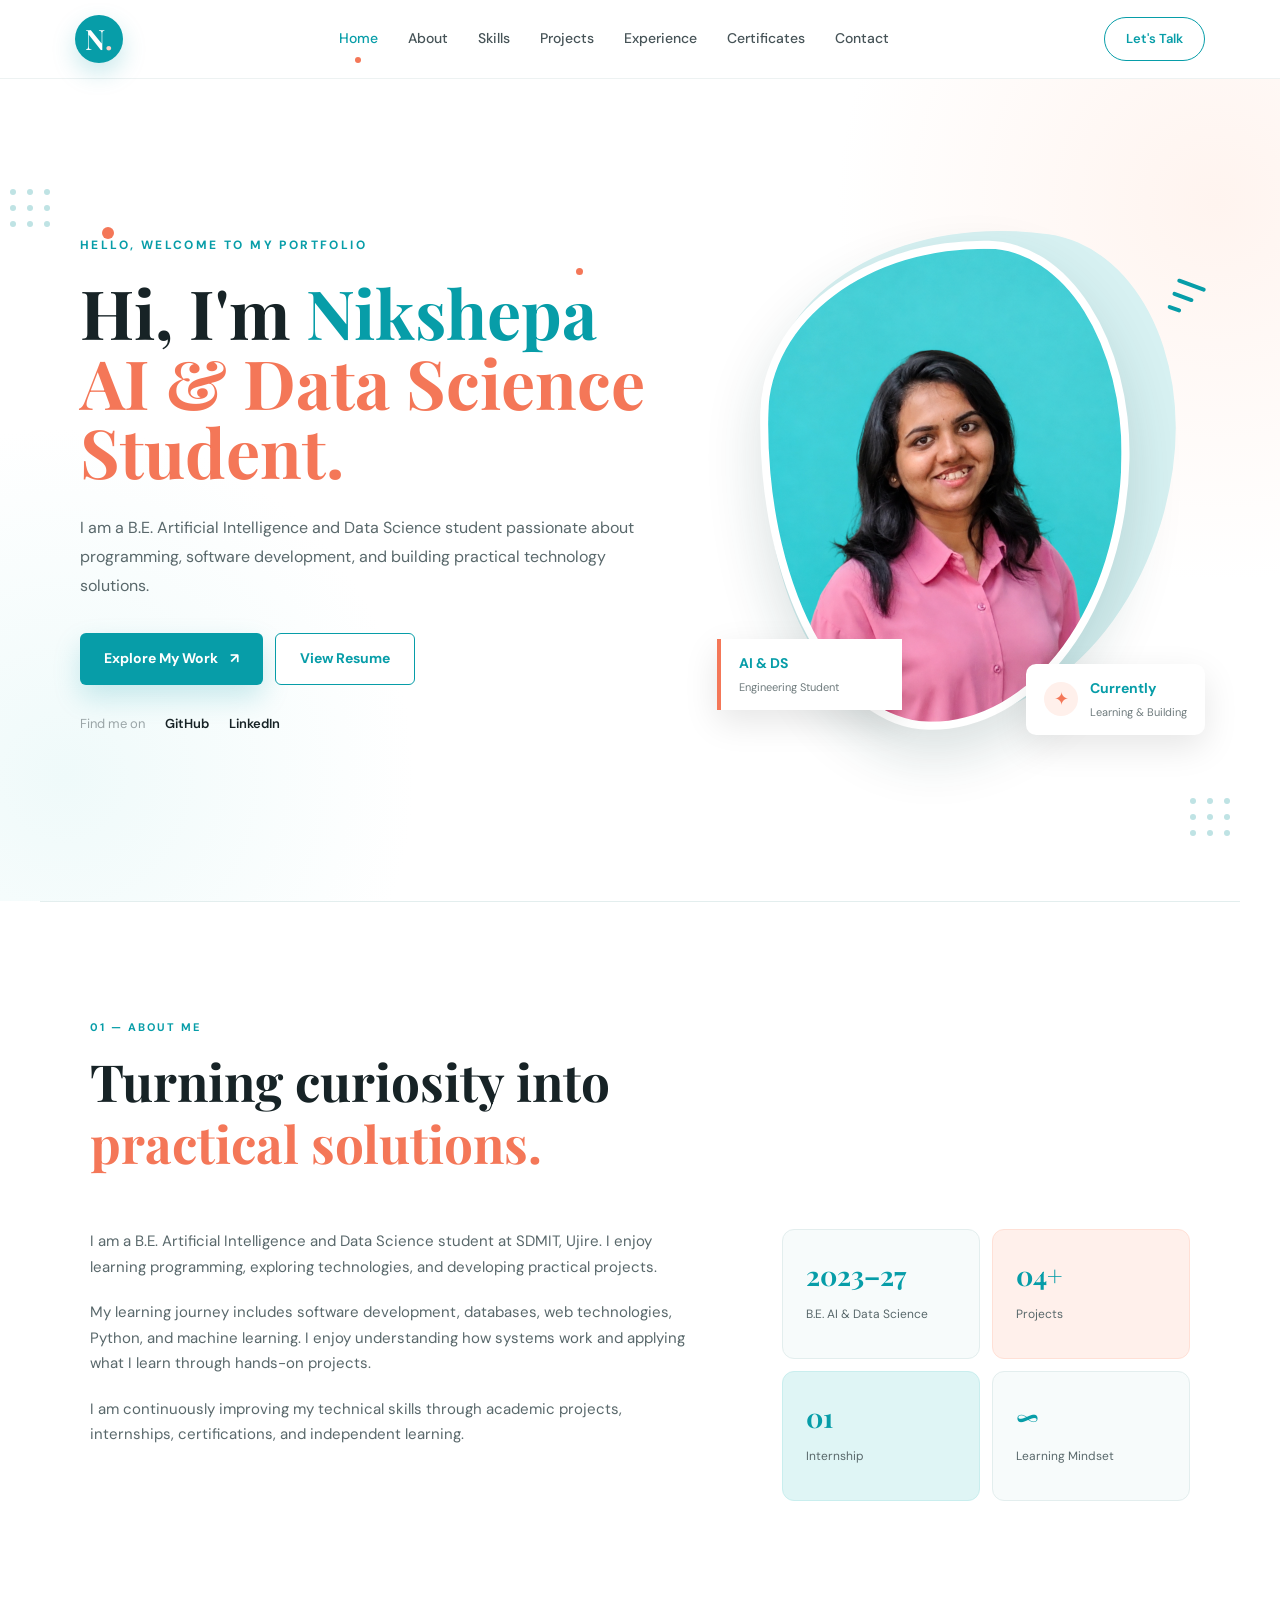
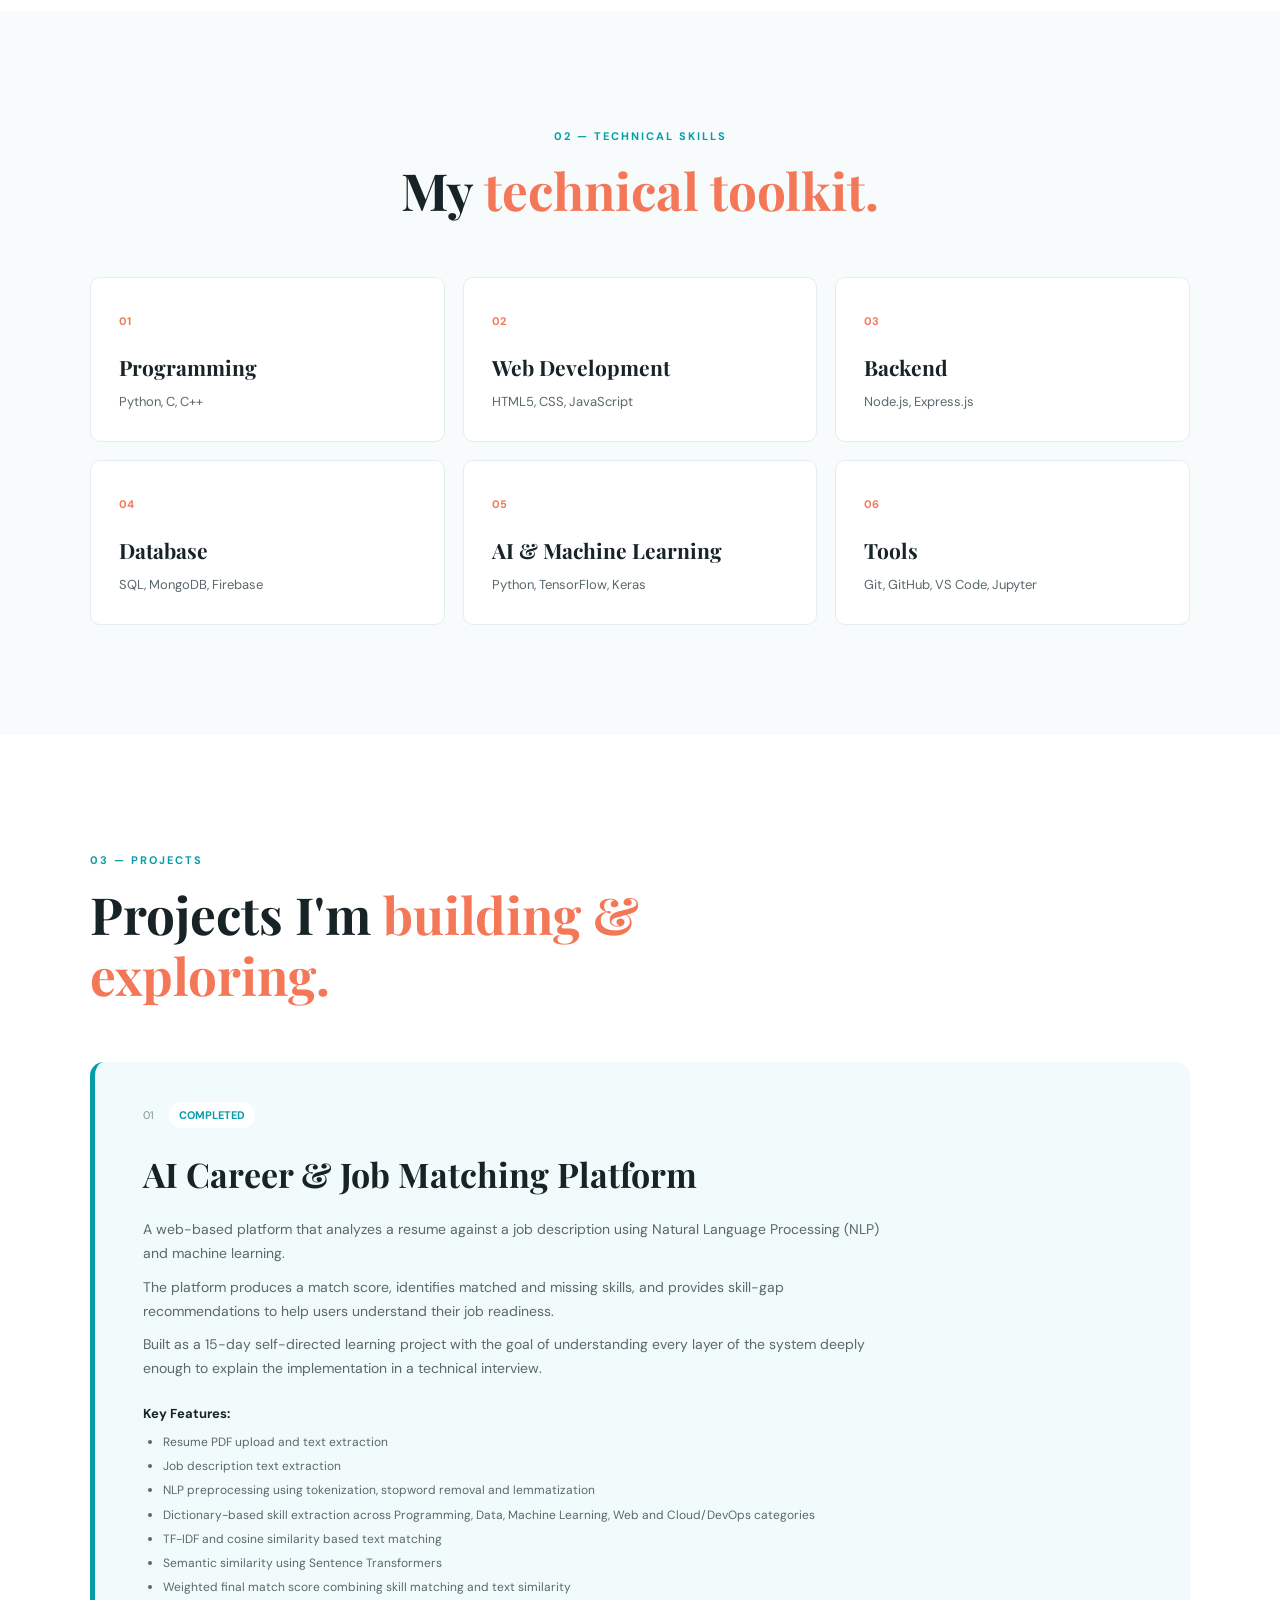
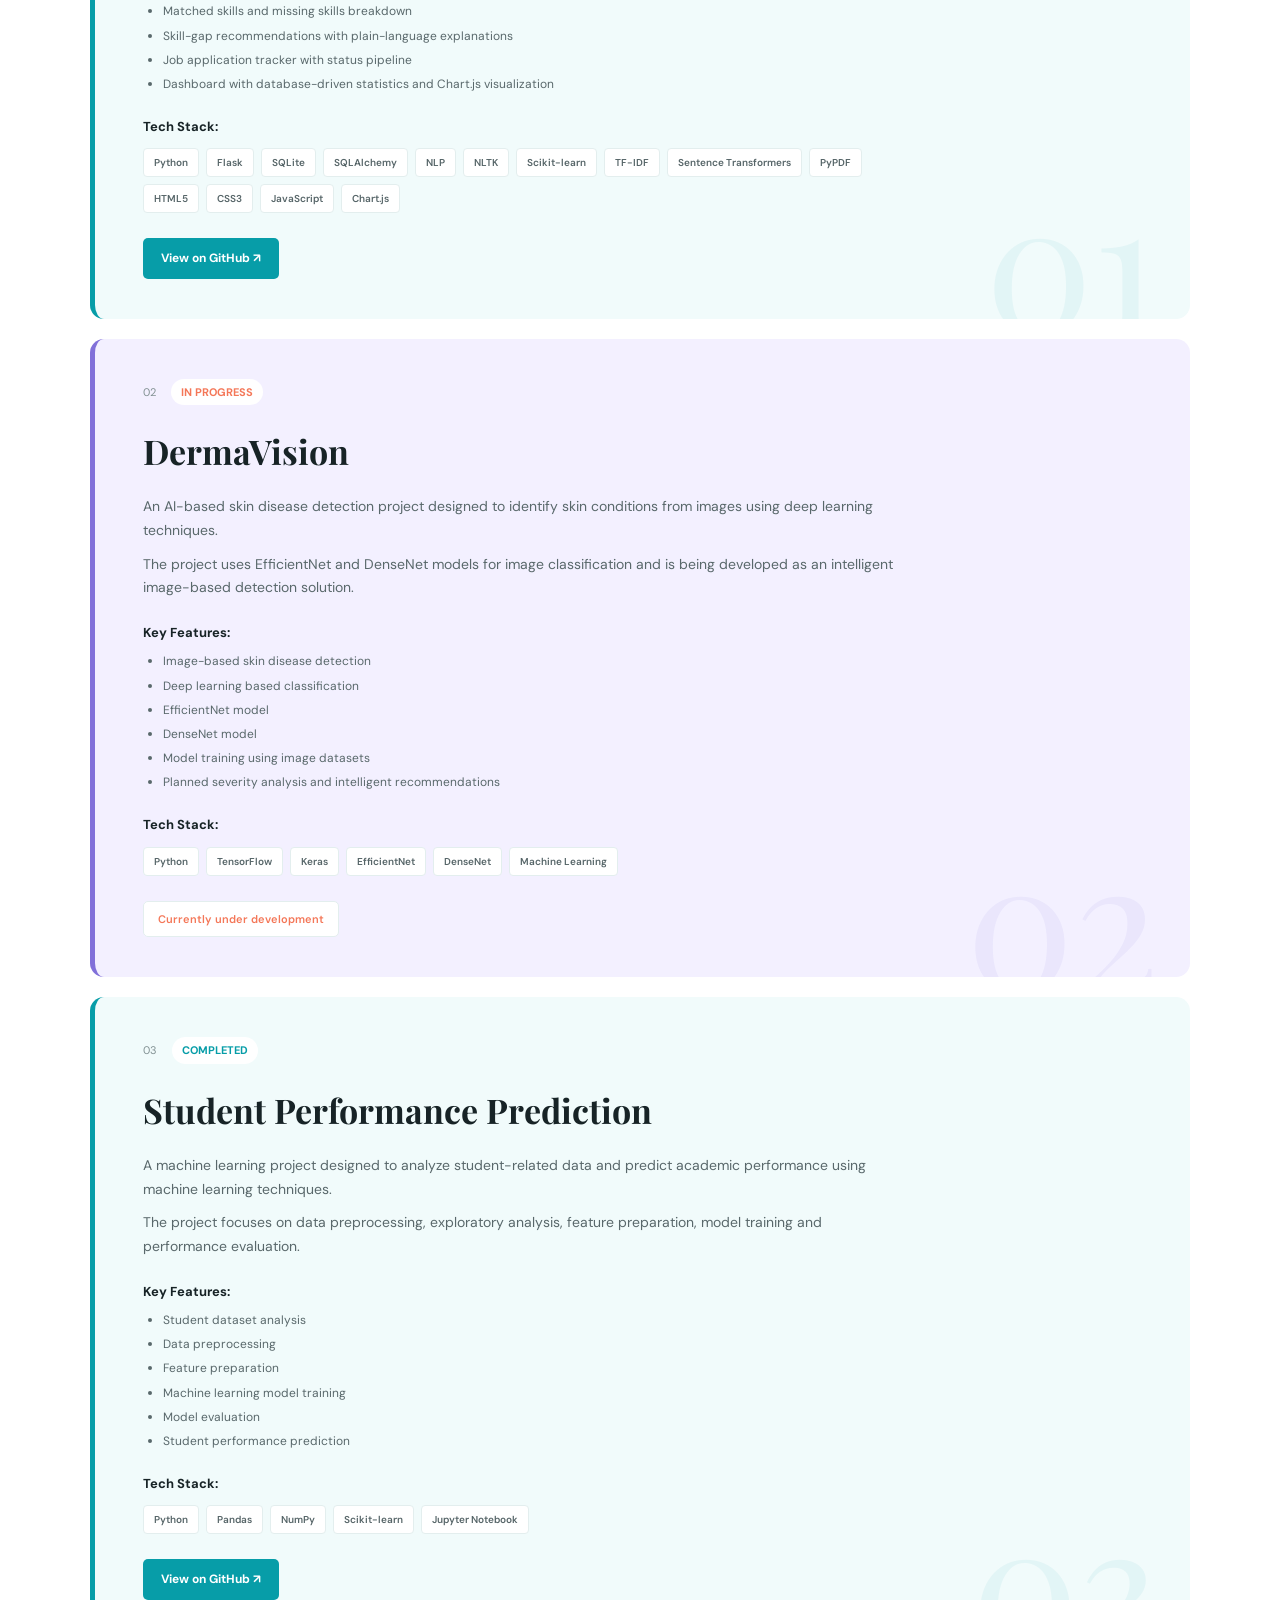
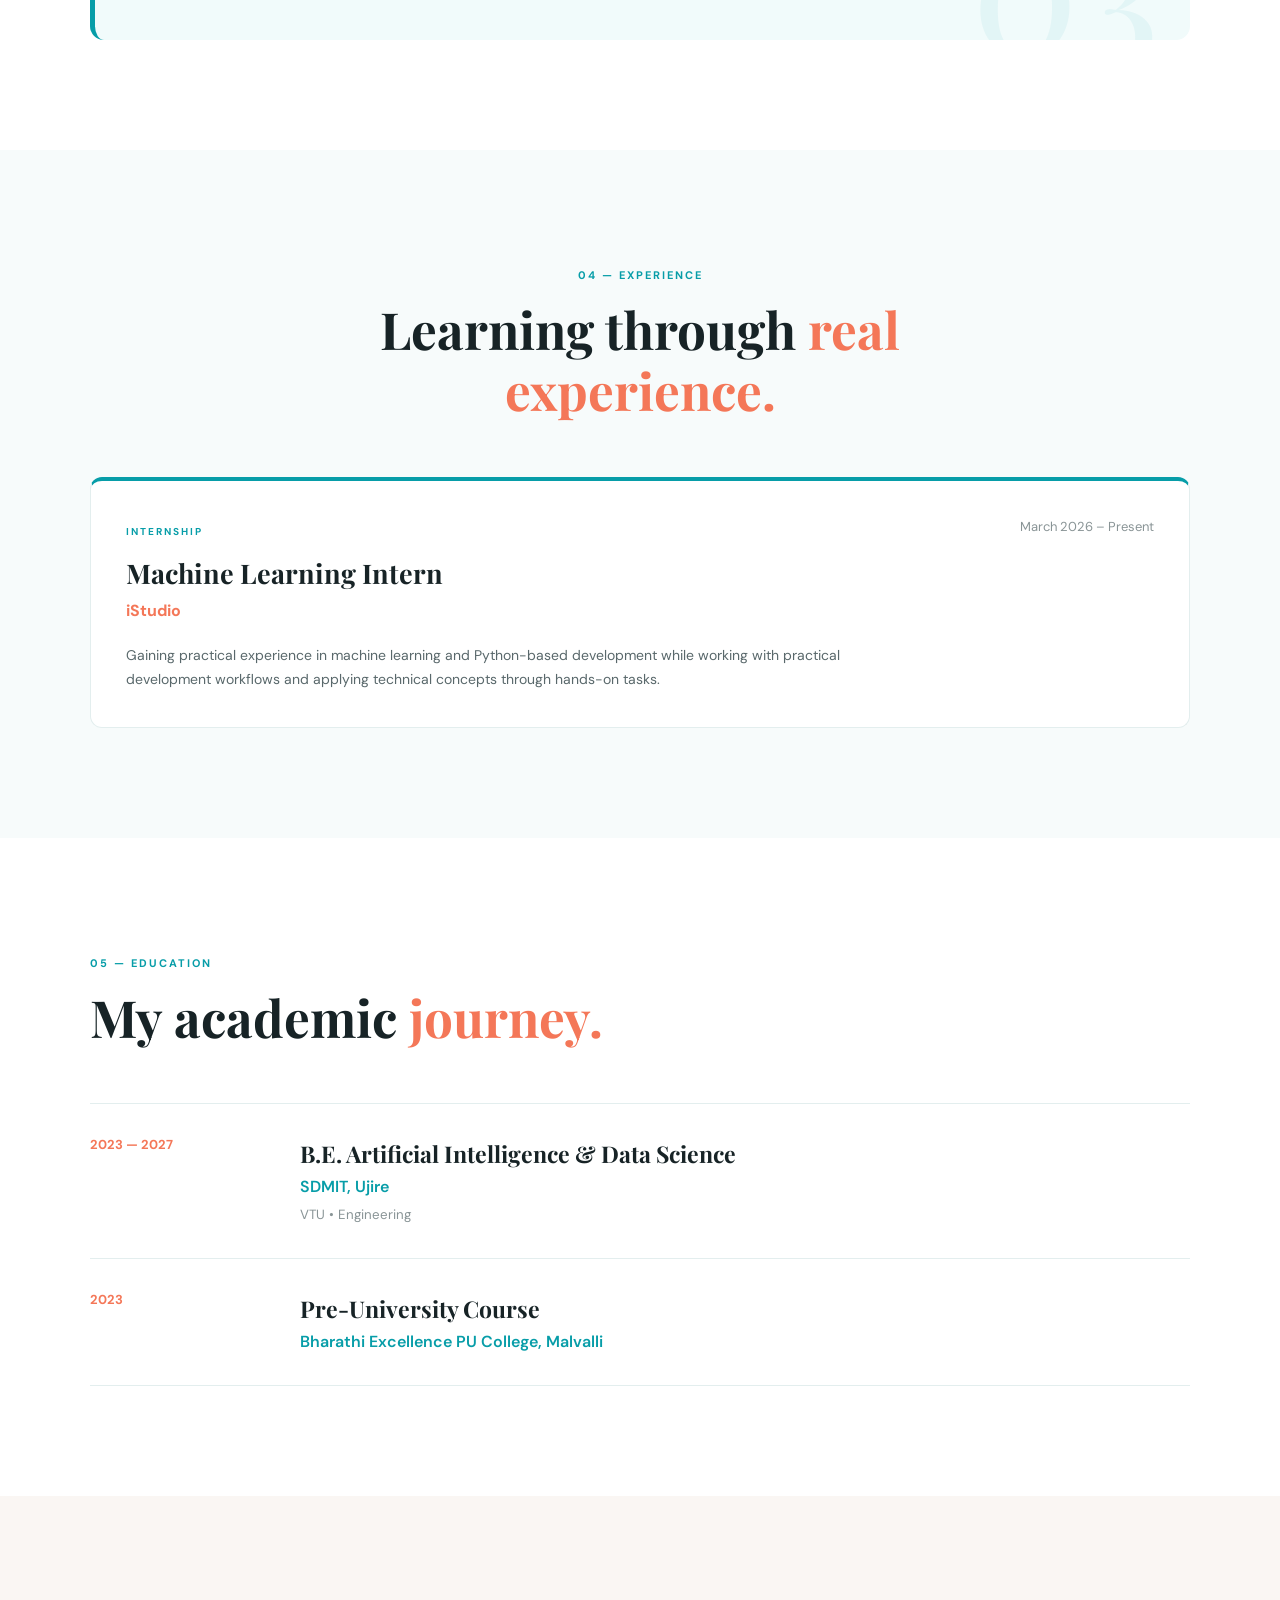
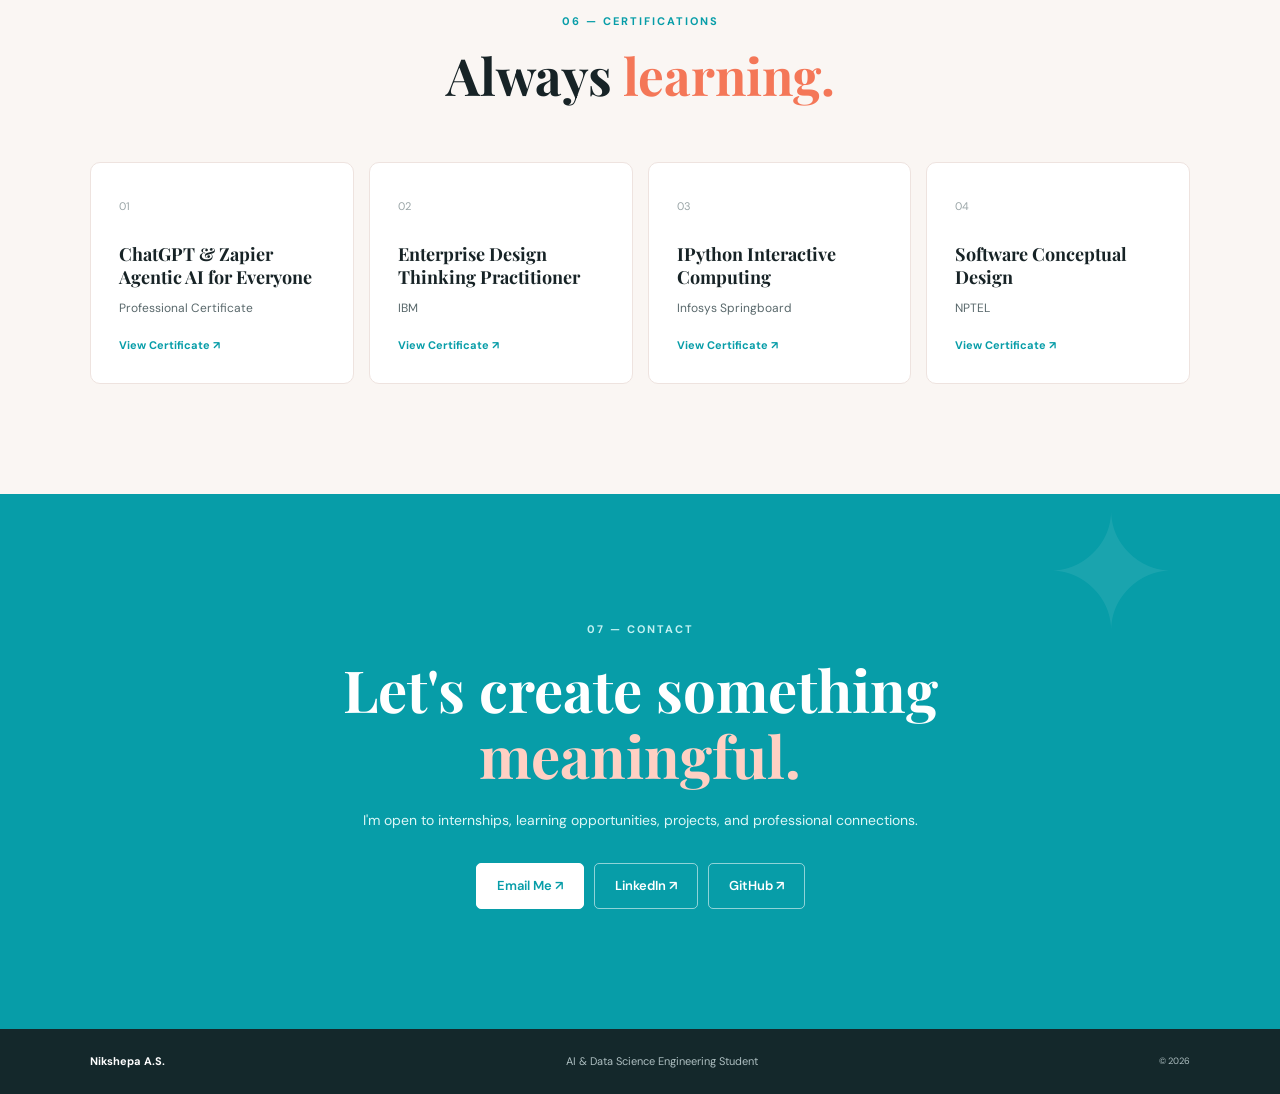
<file: index.html>
<!DOCTYPE html>
<html lang="en">

<head>

    <meta charset="UTF-8">

    <meta
        name="viewport"
        content="width=device-width, initial-scale=1.0"
    >

    <!-- ================= SEO ================= -->

    <title>
        Nikshepa A.S. | AI & Data Science Student | Portfolio
    </title>

    <meta
        name="description"
        content="Nikshepa A.S. is an Artificial Intelligence and Data Science engineering student at SDMIT, Ujire. Explore her projects, technical skills, certifications, internship experience, and portfolio."
    >

    <meta
        name="keywords"
        content="Nikshepa A.S., Nikshepa, AI and Data Science, Artificial Intelligence, Data Science, Python, Machine Learning, SDMIT, Ujire, portfolio"
    >

    <meta
        name="author"
        content="Nikshepa A.S."
    >

    <meta
        name="robots"
        content="index, follow"
    >

    <link
        rel="canonical"
        href="https://nikshepa-as-portfolio.vercel.app/"
    >


    <!-- ================= SOCIAL MEDIA PREVIEW ================= -->

    <meta
        property="og:title"
        content="Nikshepa A.S. | AI & Data Science Student"
    >

    <meta
        property="og:description"
        content="Explore Nikshepa A.S.'s portfolio, projects, technical skills, certifications, internship experience, and academic journey."
    >

    <meta
        property="og:type"
        content="website"
    >

    <meta
        property="og:url"
        content="https://nikshepa-as-portfolio.vercel.app/"
    >


    <!-- ================= STYLES ================= -->

    <link
        rel="stylesheet"
        href="style.css"
    >


    <!-- ================= GOOGLE FONTS ================= -->

    <link
        rel="preconnect"
        href="https://fonts.googleapis.com"
    >

    <link
        rel="preconnect"
        href="https://fonts.gstatic.com"
        crossorigin
    >

    <link
        href="https://fonts.googleapis.com/css2?family=DM+Sans:wght@400;500;600;700&family=Playfair+Display:wght@600;700&display=swap"
        rel="stylesheet"
    >

</head>
<body>

    <!-- ================= NAVBAR ================= -->

    <header class="navbar">

        <div class="nav-container">

            <a href="#home" class="brand">
                N<span>.</span>
            </a>

            <nav class="nav-links">

                <a href="#home" class="active">Home</a>

                <a href="#about">About</a>

                <a href="#skills">Skills</a>

                <a href="#projects">Projects</a>

                <a href="#experience">Experience</a>

                <a href="#certificates">Certificates</a>

                <a href="#contact">Contact</a>

            </nav>

            <a href="#contact" class="nav-button">
                Let's Talk
            </a>

        </div>

    </header>


    <!-- ================= HERO ================= -->

    <section id="home" class="hero">

        <!-- Decorative elements -->

        <div class="hero-dot hero-dot-1"></div>

        <div class="hero-dot hero-dot-2"></div>

        <div class="hero-dot hero-dot-3"></div>

        <div class="dot-pattern pattern-left">
            <span></span>
            <span></span>
            <span></span>
            <span></span>
            <span></span>
            <span></span>
            <span></span>
            <span></span>
            <span></span>
        </div>

        <div class="dot-pattern pattern-right">
            <span></span>
            <span></span>
            <span></span>
            <span></span>
            <span></span>
            <span></span>
            <span></span>
            <span></span>
            <span></span>
        </div>


        <div class="hero-container">


            <!-- ================= LEFT ================= -->

            <div class="hero-content">

                <p class="welcome-text">
                    HELLO, WELCOME TO MY PORTFOLIO
                </p>


                <h1>
                    Hi, I'm
                    <span class="name-color">Nikshepa</span>
                    <br>

                    <span class="career-color">
                        AI & Data Science
                    </span>

                    <br>

                    <span class="career-color">
                        Student.
                    </span>
                </h1>


                <p class="hero-description">

                    I am a B.E. Artificial Intelligence and Data Science
                    student passionate about programming, software
                    development, and building practical technology
                    solutions.

                </p>


                <div class="hero-buttons">

                    <a href="#projects" class="primary-button">

                        Explore My Work

                        <span>↗</span>

                    </a>


                    <a href="resume/resume.pdf"
                       class="secondary-button"
                       target="_blank">

                        View Resume

                    </a>

                </div>


                <div class="social-row">

                    <span>Find me on</span>

                    <a href="#" target="_blank">
                        GitHub
                    </a>

                    <a href="#" target="_blank">
                        LinkedIn
                    </a>

                </div>

            </div>


            <!-- ================= RIGHT PHOTO ================= -->

            <div class="hero-photo-area">


                <!-- Large teal organic background -->

                <div class="organic-background"></div>


                <!-- Decorative teal strokes -->

                <div class="accent-strokes">
                    <span></span>
                    <span></span>
                    <span></span>
                </div>


                <!-- Main photo -->

                <div class="photo-wrapper">

                    <img
                        src="assets/profile.png"
                        alt="Nikshepa A.S."
                    >

                </div>


                <!-- AI & DS floating card -->

                <div class="photo-card card-left">

                    <div class="card-line"></div>

                    <div>
                        <strong>AI & DS</strong>

                        <small>
                            Engineering Student
                        </small>
                    </div>

                </div>


                <!-- Currently card -->

                <div class="photo-card card-right">

                    <div class="sparkle">
                        ✦
                    </div>

                    <div>

                        <strong>
                            Currently
                        </strong>

                        <small>
                            Learning & Building
                        </small>

                    </div>

                </div>

            </div>

        </div>

    </section>


    <!-- ================= ABOUT ================= -->

    <section id="about" class="section about-section">

        <div class="section-heading">

            <span>01 — ABOUT ME</span>

            <h2>
                Turning curiosity into
                <em>practical solutions.</em>
            </h2>

        </div>


        <div class="about-grid">

            <div class="about-content">

                <p>
                    I am a B.E. Artificial Intelligence and Data Science
                    student at SDMIT, Ujire. I enjoy learning programming,
                    exploring technologies, and developing practical
                    projects.
                </p>

                <p>
                    My learning journey includes software development,
                    databases, web technologies, Python, and machine
                    learning. I enjoy understanding how systems work
                    and applying what I learn through hands-on projects.
                </p>

                <p>
                    I am continuously improving my technical skills
                    through academic projects, internships,
                    certifications, and independent learning.
                </p>

            </div>


            <div class="about-stats">

                <div class="stat">
                    <strong>2023–27</strong>
                    <span>B.E. AI & Data Science</span>
                </div>

                <div class="stat coral-stat">
                    <strong>04+</strong>
                    <span>Projects</span>
                </div>

                <div class="stat teal-stat">
                    <strong>01</strong>
                    <span>Internship</span>
                </div>

                <div class="stat">
                    <strong>∞</strong>
                    <span>Learning Mindset</span>
                </div>

            </div>

        </div>

    </section>


    <!-- ================= SKILLS ================= -->

    <section id="skills" class="section skills-section">

        <div class="section-heading centered">

            <span>02 — TECHNICAL SKILLS</span>

            <h2>
                My <em>technical toolkit.</em>
            </h2>

        </div>


        <div class="skills-grid">

            <div class="skill-card">

                <span>01</span>

                <h3>Programming</h3>

                <p>
                    Python, C, C++
                </p>

            </div>


            <div class="skill-card">

                <span>02</span>

                <h3>Web Development</h3>

                <p>
                    HTML5, CSS, JavaScript
                </p>

            </div>


            <div class="skill-card">

                <span>03</span>

                <h3>Backend</h3>

                <p>
                    Node.js, Express.js
                </p>

            </div>


            <div class="skill-card">

                <span>04</span>

                <h3>Database</h3>

                <p>
                    SQL, MongoDB, Firebase
                </p>

            </div>


            <div class="skill-card">

                <span>05</span>

                <h3>AI & Machine Learning</h3>

                <p>
                    Python, TensorFlow, Keras
                </p>

            </div>


            <div class="skill-card">

                <span>06</span>

                <h3>Tools</h3>

                <p>
                    Git, GitHub, VS Code, Jupyter
                </p>

            </div>

        </div>

    </section>


    <!-- ================= PROJECTS ================= -->
<!-- ================= PROJECTS ================= -->

<section id="projects" class="section projects-section">

    <div class="section-heading">

        <span>03 — PROJECTS</span>

        <h2>
            Projects I'm
            <em>building & exploring.</em>
        </h2>

    </div>


    <div class="projects-container">


        <!-- ================= PROJECT 01 ================= -->

        <article class="project-card">

            <div class="project-content">

                <div class="project-top">

                    <span>01</span>

                    <b class="completed">
                        COMPLETED
                    </b>

                </div>


                <h3>
                    AI Career & Job Matching Platform
                </h3>


                <p>
                    A web-based platform that analyzes a resume
                    against a job description using Natural Language
                    Processing (NLP) and machine learning.
                </p>


                <p>
                    The platform produces a match score, identifies
                    matched and missing skills, and provides
                    skill-gap recommendations to help users understand
                    their job readiness.
                </p>


                <p>
                    Built as a 15-day self-directed learning project
                    with the goal of understanding every layer of the
                    system deeply enough to explain the implementation
                    in a technical interview.
                </p>


                <div class="project-features">

                    <strong>Key Features:</strong>

                    <ul>

                        <li>
                            Resume PDF upload and text extraction
                        </li>

                        <li>
                            Job description text extraction
                        </li>

                        <li>
                            NLP preprocessing using tokenization,
                            stopword removal and lemmatization
                        </li>

                        <li>
                            Dictionary-based skill extraction
                            across Programming, Data, Machine Learning,
                            Web and Cloud/DevOps categories
                        </li>

                        <li>
                            TF-IDF and cosine similarity based
                            text matching
                        </li>

                        <li>
                            Semantic similarity using Sentence
                            Transformers
                        </li>

                        <li>
                            Weighted final match score combining
                            skill matching and text similarity
                        </li>

                        <li>
                            Matched skills and missing skills breakdown
                        </li>

                        <li>
                            Skill-gap recommendations with
                            plain-language explanations
                        </li>

                        <li>
                            Job application tracker with status pipeline
                        </li>

                        <li>
                            Dashboard with database-driven statistics
                            and Chart.js visualization
                        </li>

                    </ul>

                </div>


                <div class="tech-stack">

                    <strong>Tech Stack:</strong>

                    <span>Python</span>
                    <span>Flask</span>
                    <span>SQLite</span>
                    <span>SQLAlchemy</span>
                    <span>NLP</span>
                    <span>NLTK</span>
                    <span>Scikit-learn</span>
                    <span>TF-IDF</span>
                    <span>Sentence Transformers</span>
                    <span>PyPDF</span>
                    <span>HTML5</span>
                    <span>CSS3</span>
                    <span>JavaScript</span>
                    <span>Chart.js</span>

                </div>


                <!-- CHANGE THIS URL -->

                <a
                    href="https://github.com/Nikshepa-AS/AI-Career-Job-Matching-Platform"
                    target="_blank"
                    rel="noopener noreferrer"
                    class="project-link"
                >
                    View on GitHub ↗
                </a>

            </div>


            <div class="big-number">
                01
            </div>

        </article>



        <!-- ================= PROJECT 02 ================= -->

        <article class="project-card lavender-project">

            <div class="project-content">

                <div class="project-top">

                    <span>02</span>

                    <b class="ongoing">
                        IN PROGRESS
                    </b>

                </div>


                <h3>
                    DermaVision
                </h3>


                <p>
                    An AI-based skin disease detection project
                    designed to identify skin conditions from images
                    using deep learning techniques.
                </p>


                <p>
                    The project uses EfficientNet and DenseNet
                    models for image classification and is being
                    developed as an intelligent image-based
                    detection solution.
                </p>


                <div class="project-features">

                    <strong>Key Features:</strong>

                    <ul>

                        <li>
                            Image-based skin disease detection
                        </li>

                        <li>
                            Deep learning based classification
                        </li>

                        <li>
                            EfficientNet model
                        </li>

                        <li>
                            DenseNet model
                        </li>

                        <li>
                            Model training using image datasets
                        </li>

                        <li>
                            Planned severity analysis and
                            intelligent recommendations
                        </li>

                    </ul>

                </div>


                <div class="tech-stack">

                    <strong>Tech Stack:</strong>

                    <span>Python</span>
                    <span>TensorFlow</span>
                    <span>Keras</span>
                    <span>EfficientNet</span>
                    <span>DenseNet</span>
                    <span>Machine Learning</span>

                </div>


                <span class="project-status">
                    Currently under development
                </span>

            </div>


            <div class="big-number">
                02
            </div>

        </article>



        <!-- ================= PROJECT 03 ================= -->

        <article class="project-card">

            <div class="project-content">

                <div class="project-top">

                    <span>03</span>

                    <b class="completed">
                        COMPLETED
                    </b>

                </div>


                <h3>
                    Student Performance Prediction
                </h3>


                <p>
                    A machine learning project designed to analyze
                    student-related data and predict academic
                    performance using machine learning techniques.
                </p>


                <p>
                    The project focuses on data preprocessing,
                    exploratory analysis, feature preparation,
                    model training and performance evaluation.
                </p>


                <div class="project-features">

                    <strong>Key Features:</strong>

                    <ul>

                        <li>
                            Student dataset analysis
                        </li>

                        <li>
                            Data preprocessing
                        </li>

                        <li>
                            Feature preparation
                        </li>

                        <li>
                            Machine learning model training
                        </li>

                        <li>
                            Model evaluation
                        </li>

                        <li>
                            Student performance prediction
                        </li>

                    </ul>

                </div>


                <div class="tech-stack">

                    <strong>Tech Stack:</strong>

                    <span>Python</span>
                    <span>Pandas</span>
                    <span>NumPy</span>
                    <span>Scikit-learn</span>
                    <span>Jupyter Notebook</span>

                </div>


                <!-- CHANGE THIS URL -->

                <a
                    href="https://github.com/Nikshepa-AS/Student-performance-indicator"
                    target="_blank"
                    rel="noopener noreferrer"
                    class="project-link"
                >
                    View on GitHub ↗
                </a>

            </div>


            <div class="big-number">
                03
            </div>

        </article>


    </div>

</section>



    <!-- ================= EXPERIENCE ================= -->

    <section id="experience" class="section experience-section">

        <div class="section-heading centered">

            <span>04 — EXPERIENCE</span>

            <h2>
                Learning through
                <em>real experience.</em>
            </h2>

        </div>


        <div class="experience-card">

            <div class="experience-header">

                <div>

                    <span>
                        INTERNSHIP
                    </span>

                    <h3>
                        Machine Learning Intern
                    </h3>

                    <h4>
                        iStudio
                    </h4>

                </div>


                <time>
                    March 2026 – Present
                </time>

            </div>


            <p>
                Gaining practical experience in machine learning
                and Python-based development while working with
                practical development workflows and applying
                technical concepts through hands-on tasks.
            </p>

        </div>

    </section>


    <!-- ================= EDUCATION ================= -->

    <section id="education" class="section education-section">

        <div class="section-heading">

            <span>05 — EDUCATION</span>

            <h2>
                My academic
                <em>journey.</em>
            </h2>

        </div>


        <div class="education-list">

            <div class="education-item">

                <div class="year">
                    2023 — 2027
                </div>

                <div>

                    <h3>
                        B.E. Artificial Intelligence & Data Science
                    </h3>

                    <p>
                        SDMIT, Ujire
                    </p>

                    <small>
                        VTU • Engineering
                    </small>

                </div>

            </div>


            <div class="education-item">

                <div class="year">
                    2023
                </div>

                <div>

                    <h3>
                        Pre-University Course
                    </h3>

                    <p>
                        Bharathi Excellence PU College, Malvalli
                    </p>

                </div>

            </div>

        </div>

    </section>


    <!-- ================= CERTIFICATES ================= -->
<!-- ================= CERTIFICATES ================= -->

<section id="certificates" class="section certificate-section">

    <div class="section-heading centered">

        <span>06 — CERTIFICATIONS</span>

        <h2>
            Always <em>learning.</em>
        </h2>

    </div>


    <div class="certificate-grid">


        <!-- Certificate 01 -->

        <a
            href="certificates/ChatGPT%20%26%20Zapier%20Agentic%20AI%20for%20Everyone.pdf"
            target="_blank"
            class="certificate-card"
        >

            <span>01</span>

            <h3>
                ChatGPT & Zapier Agentic AI
                for Everyone
            </h3>

            <p>
                Professional Certificate
            </p>

            <strong>
                View Certificate ↗
            </strong>

        </a>


        <!-- Certificate 02 -->

        <a
            href="certificates/EnterpriseDesignThinkingPractitioner_Badge.pdf"
            target="_blank"
            class="certificate-card"
        >

            <span>02</span>

            <h3>
                Enterprise Design Thinking
                Practitioner
            </h3>

            <p>
                IBM
            </p>

            <strong>
                View Certificate ↗
            </strong>

        </a>


        <!-- Certificate 03 -->

        <a
            href="certificates/ipython.pdf"
            target="_blank"
            class="certificate-card"
        >

            <span>03</span>

            <h3>
                IPython Interactive
                Computing
            </h3>

            <p>
                Infosys Springboard
            </p>

            <strong>
                View Certificate ↗
            </strong>

        </a>


        <!-- Certificate 04 -->

        <a
            href="certificates/software-conceptual-design.pdf"
            target="_blank"
            class="certificate-card"
        >

            <span>04</span>

            <h3>
                Software Conceptual
                Design
            </h3>

            <p>
                NPTEL
            </p>

            <strong>
                View Certificate ↗
            </strong>

        </a>


    </div>

</section>

    <!-- ================= CONTACT ================= -->

    <section id="contact" class="contact-section">

        <div class="contact-decoration">
            ✦
        </div>


        <div class="contact-content">

            <span>
                07 — CONTACT
            </span>

            <h2>
                Let's create something
                <em>meaningful.</em>
            </h2>

            <p>
                I'm open to internships, learning opportunities,
                projects, and professional connections.
            </p>


            <div class="contact-buttons">

                <a href="mailto:nikshepanethu4321@gmail.com" target="_blank">
                    Email Me ↗
                </a>

                <a href="https://www.linkedin.com/in/nikshepa-a-s/" target="_blank">
                    LinkedIn ↗
                </a>

                <a href="https://github.com/Nikshepa-AS" target="_blank">
                    GitHub ↗
                </a>

            </div>

        </div>

    </section>


    <!-- ================= FOOTER ================= -->

    <footer>

        <strong>
            Nikshepa A.S.
        </strong>

        <span>
            AI & Data Science Engineering Student
        </span>

        <small>
            © 2026
        </small>

    </footer>


    <script src="script.js"></script>

</body>

</html>
</file>
<file: style.css>
/* =========================================================
   COLORS
========================================================= */

:root {

    --teal: #079da8;
    --teal-dark: #057d85;
    --teal-light: #dff5f5;

    --coral: #f47758;
    --coral-light: #fff0eb;

    --lavender: #f3f0ff;

    --dark: #172326;
    --text: #59686b;

    --white: #ffffff;

    --border: #e3eeee;

}


/* =========================================================
   RESET
========================================================= */

* {
    margin: 0;
    padding: 0;
    box-sizing: border-box;
}


html {
    scroll-behavior: smooth;
}


body {

    font-family: "DM Sans", sans-serif;

    color: var(--dark);

    background: white;

    line-height: 1.7;

}


a {
    color: inherit;
}


/* =========================================================
   NAVBAR
========================================================= */

.navbar {

    position: sticky;

    top: 0;

    z-index: 1000;

    background: rgba(255,255,255,0.96);

    backdrop-filter: blur(12px);

    border-bottom: 1px solid #edf2f2;

}


.nav-container {

    max-width: 1200px;

    height: 78px;

    margin: auto;

    padding: 0 35px;

    display: flex;

    align-items: center;

    justify-content: space-between;

}


.brand {

    width: 48px;

    height: 48px;

    border-radius: 50%;

    background: var(--teal);

    color: white;

    display: flex;

    align-items: center;

    justify-content: center;

    text-decoration: none;

    font-family: "Playfair Display", serif;

    font-size: 28px;

    font-weight: 700;

    box-shadow:
        0 10px 25px rgba(7,157,168,0.22);

}


.brand span {
    color: #ffd1c5;
}


.nav-links {

    display: flex;

    align-items: center;

    gap: 30px;

}


.nav-links a {

    position: relative;

    text-decoration: none;

    color: #465357;

    font-size: 14px;

    font-weight: 500;

    transition: 0.3s;

}


.nav-links a:hover {

    color: var(--teal);

}


.nav-links a.active {

    color: var(--teal);

}


.nav-links a.active::after {

    content: "";

    position: absolute;

    width: 6px;

    height: 6px;

    background: var(--coral);

    border-radius: 50%;

    bottom: -12px;

    left: 50%;

    transform: translateX(-50%);

}


.nav-button {

    padding: 10px 21px;

    border: 1.5px solid var(--teal);

    border-radius: 30px;

    color: var(--teal);

    text-decoration: none;

    font-size: 13px;

    font-weight: 600;

    transition: 0.3s;

}


.nav-button:hover {

    background: var(--teal);

    color: white;

}


/* =========================================================
   HERO
========================================================= */

.hero {

    position: relative;

    min-height: calc(100vh - 78px);

    overflow: hidden;

    background:

        radial-gradient(
            circle at 5% 85%,
            #effafa 0,
            transparent 25%
        ),

        radial-gradient(
            circle at 95% 15%,
            #fff4ef 0,
            transparent 27%
        );

}


.hero-container {

    max-width: 1200px;

    min-height: calc(100vh - 78px);

    margin: auto;

    padding: 60px 40px 70px;

    display: grid;

    grid-template-columns: 1.05fr 0.95fr;

    align-items: center;

    gap: 40px;

}


/* =========================================================
   HERO TEXT
========================================================= */

.hero-content {

    position: relative;

    z-index: 10;

}


.welcome-text {

    color: var(--teal);

    font-size: 12px;

    font-weight: 700;

    letter-spacing: 2.4px;

    margin-bottom: 22px;

}


.hero h1 {

    font-family: "Playfair Display", serif;

    font-size: clamp(48px, 5.3vw, 72px);

    line-height: 1.03;

    font-weight: 700;

    color: var(--dark);

}


.name-color {

    color: var(--teal);

}


.career-color {

    color: var(--coral);

}


.hero-description {

    max-width: 660px;

    margin-top: 27px;

    color: var(--text);

    font-size: 16px;

    line-height: 1.8;

}


.hero-buttons {

    display: flex;

    gap: 12px;

    margin-top: 32px;

}


.primary-button,
.secondary-button {

    display: inline-flex;

    align-items: center;

    justify-content: center;

    gap: 12px;

    padding: 13px 24px;

    border-radius: 6px;

    text-decoration: none;

    font-size: 14px;

    font-weight: 700;

    transition: 0.3s;

}


.primary-button {

    color: white;

    background: var(--teal);

    box-shadow:
        0 12px 28px rgba(7,157,168,0.20);

}


.primary-button:hover {

    background: var(--teal-dark);

    transform: translateY(-3px);

}


.secondary-button {

    color: var(--teal);

    background: white;

    border: 1.5px solid var(--teal);

}


.secondary-button:hover {

    color: white;

    background: var(--teal);

    transform: translateY(-3px);

}


.social-row {

    display: flex;

    align-items: center;

    gap: 20px;

    margin-top: 28px;

    font-size: 13px;

}


.social-row span {

    color: #9aa5a7;

}


.social-row a {

    text-decoration: none;

    font-weight: 600;

}


.social-row a:hover {

    color: var(--teal);

}


/* =========================================================
   HERO PHOTO AREA
========================================================= */

.hero-photo-area {

    position: relative;

    height: 570px;

    display: flex;

    align-items: center;

    justify-content: center;

}


/* =========================================================
   ORGANIC TEAL SHAPE
========================================================= */

.organic-background {

    position: absolute;

    z-index: 1;

    width: 410px;

    height: 500px;

    right: 30px;

    top: 25px;

    background: #d7f1f2;

    border-radius:
        62% 38% 55% 45% /
        37% 43% 57% 63%;

    transform: rotate(8deg);

}


/* =========================================================
   PHOTO
========================================================= */

.photo-wrapper {

    position: relative;

    z-index: 3;

    width: 370px;

    height: 490px;

    overflow: hidden;

    background: white;

    border: 8px solid white;

    box-shadow:
        0 25px 55px rgba(20,60,65,0.16);

    /*
       THIS IS THE MAIN PHOTO SHAPE
    */

    border-radius:
        61% 39% 53% 47% /
        36% 44% 56% 64%;

    transform: rotate(1deg);

}


.photo-wrapper img {

    width: 100%;

    height: 100%;

    display: block;

    object-fit: cover;

    object-position: center;

}


/* =========================================================
   PHOTO DECORATIVE STROKES
========================================================= */

.accent-strokes {

    position: absolute;

    z-index: 4;

    top: 82px;

    right: 0;

    transform: rotate(20deg);

}


.accent-strokes span {

    display: block;

    width: 30px;

    height: 4px;

    border-radius: 10px;

    background: var(--teal);

    margin-bottom: 10px;

}


.accent-strokes span:nth-child(2) {

    width: 22px;

}


.accent-strokes span:nth-child(3) {

    width: 14px;

}


/* =========================================================
   PHOTO CARDS
========================================================= */

.photo-card {

    position: absolute;

    z-index: 8;

    background: white;

    box-shadow:
        0 12px 35px rgba(0,0,0,0.10);

}


/* LEFT CARD */

.card-left {

    left: 30px;

    bottom: 60px;

    display: flex;

    align-items: stretch;

    min-width: 185px;

}


.card-line {

    width: 4px;

    background: var(--coral);

}


.card-left > div:last-child {

    padding: 13px 18px;

}


.photo-card strong {

    display: block;

    color: var(--teal);

    font-size: 14px;

}


.photo-card small {

    display: block;

    margin-top: 3px;

    color: #6f7b7d;

    font-size: 11px;

}


/* RIGHT CARD */

.card-right {

    right: -5px;

    bottom: 35px;

    display: flex;

    align-items: center;

    gap: 12px;

    padding: 13px 18px;

    border-radius: 10px;

}


.sparkle {

    width: 34px;

    height: 34px;

    display: flex;

    align-items: center;

    justify-content: center;

    border-radius: 50%;

    background: var(--coral-light);

    color: var(--coral);

    font-size: 18px;

}


/* =========================================================
   HERO DECORATIONS
========================================================= */

.hero-dot {

    position: absolute;

    width: 12px;

    height: 12px;

    border-radius: 50%;

    background: var(--coral);

}


.hero-dot-1 {

    left: 8%;

    top: 18%;

}


.hero-dot-2 {

    left: 45%;

    top: 23%;

    width: 7px;

    height: 7px;

}


.hero-dot-3 {

    right: 24%;

    top: 35%;

    width: 7px;

    height: 7px;

}


/* DOT PATTERN */

.dot-pattern {

    position: absolute;

    z-index: 1;

    width: 65px;

    display: grid;

    grid-template-columns: repeat(3, 7px);

    gap: 10px;

}


.dot-pattern span {

    width: 6px;

    height: 6px;

    background: #bfe3e4;

    border-radius: 50%;

}


.pattern-left {

    left: 10px;

    top: 110px;

}


.pattern-right {

    right: 25px;

    bottom: 65px;

}


/* =========================================================
   GENERAL SECTION
========================================================= */

.section {

    max-width: 1200px;

    margin: auto;

    padding: 110px 50px;

}


.section-heading span {

    color: var(--teal);

    font-size: 11px;

    font-weight: 700;

    letter-spacing: 2px;

}


.section-heading h2 {

    max-width: 700px;

    margin-top: 12px;

    font-family: "Playfair Display", serif;

    font-size: clamp(36px, 4vw, 52px);

    line-height: 1.2;

}


.section-heading h2 em {

    color: var(--coral);

    font-style: normal;

}


.centered {

    text-align: center;

}


.centered h2 {

    margin-left: auto;

    margin-right: auto;

}


/* =========================================================
   ABOUT
========================================================= */

.about-section {

    border-top: 1px solid var(--border);

}


.about-grid {

    display: grid;

    grid-template-columns: 1.2fr 0.8fr;

    gap: 80px;

    margin-top: 55px;

}


.about-content {

    color: var(--text);

    font-size: 15px;

}


.about-content p {

    margin-bottom: 20px;

}


.about-stats {

    display: grid;

    grid-template-columns: 1fr 1fr;

    gap: 12px;

}


.stat {

    min-height: 130px;

    padding: 23px;

    background: #f7fbfb;

    border: 1px solid var(--border);

    border-radius: 12px;

}


.coral-stat {

    background: var(--coral-light);

    border-color: #ffe0d6;

}


.teal-stat {

    background: var(--teal-light);

    border-color: #c9eeee;

}


.stat strong {

    display: block;

    font-family: "Playfair Display", serif;

    color: var(--teal);

    font-size: 27px;

}


.stat span {

    color: var(--text);

    font-size: 12px;

}


/* =========================================================
   SKILLS
========================================================= */

.skills-section {

    max-width: none;

    background: #f7fbfb;

    padding-left: max(50px, calc((100% - 1100px) / 2));

    padding-right: max(50px, calc((100% - 1100px) / 2));

}


.skills-grid {

    display: grid;

    grid-template-columns: repeat(3,1fr);

    gap: 18px;

    margin-top: 55px;

}


.skill-card {

    min-height: 160px;

    padding: 28px;

    background: white;

    border: 1px solid var(--border);

    border-radius: 10px;

    transition: 0.3s;

}


.skill-card:hover {

    transform: translateY(-6px);

    box-shadow:
        0 15px 35px rgba(7,157,168,0.10);

}


.skill-card > span {

    color: var(--coral);

    font-size: 11px;

    font-weight: 700;

}


.skill-card h3 {

    margin-top: 17px;

    font-family: "Playfair Display", serif;

    font-size: 21px;

}


.skill-card p {

    margin-top: 5px;

    color: var(--text);

    font-size: 13px;

}


/* =========================================================
   PROJECTS
========================================================= */

.projects-container {

    margin-top: 55px;

    display: flex;

    flex-direction: column;

    gap: 20px;

}


.project-card {

    position: relative;

    min-height: 330px;

    padding: 40px 48px;

    overflow: hidden;

    background: #f1fbfb;

    border-left: 5px solid var(--teal);

    border-radius: 14px;

}


.coral-project {

    background: #fff5f1;

    border-left-color: var(--coral);

}


.lavender-project {

    background: var(--lavender);

    border-left-color: #8170d9;

}


.project-content {

    position: relative;

    z-index: 2;

    max-width: 760px;

}


.project-top {

    display: flex;

    align-items: center;

    gap: 15px;

    margin-bottom: 18px;

    color: #829193;

    font-size: 11px;

}


.completed,
.ongoing {

    padding: 4px 10px;

    background: white;

    border-radius: 20px;

}


.completed {

    color: var(--teal);

}


.ongoing {

    color: var(--coral);

}


.project-card h3 {

    font-family: "Playfair Display", serif;

    font-size: 34px;

    margin-bottom: 14px;

}


.project-card p {

    color: var(--text);

    font-size: 14px;

    margin-bottom: 10px;

}


.tags {

    display: flex;

    flex-wrap: wrap;

    gap: 7px;

    margin-top: 20px;

}


.tags span {

    padding: 5px 10px;

    background: white;

    border: 1px solid #e3eeee;

    border-radius: 4px;

    color: #566568;

    font-size: 10px;

    font-weight: 600;

}


.big-number {

    position: absolute;

    right: 30px;

    bottom: -30px;

    font-family: "Playfair Display", serif;

    font-size: 180px;

    color: rgba(7,157,168,0.06);

    line-height: 1;

}


.coral-project .big-number {

    color: rgba(244,119,88,0.08);

}


.lavender-project .big-number {

    color: rgba(129,112,217,0.08);

}


/* =========================================================
   EXPERIENCE
========================================================= */

.experience-section {

    max-width: none;

    background: #f7fbfb;

    padding-left: max(50px, calc((100% - 1100px) / 2));

    padding-right: max(50px, calc((100% - 1100px) / 2));

}


.experience-card {

    margin-top: 55px;

    padding: 35px;

    background: white;

    border: 1px solid var(--border);

    border-top: 4px solid var(--teal);

    border-radius: 12px;

}


.experience-header {

    display: flex;

    justify-content: space-between;

    gap: 30px;

}


.experience-header span {

    color: var(--teal);

    font-size: 10px;

    font-weight: 700;

    letter-spacing: 2px;

}


.experience-header h3 {

    margin-top: 8px;

    font-family: "Playfair Display", serif;

    font-size: 27px;

}


.experience-header h4 {

    color: var(--coral);

}


.experience-header time {

    color: #899496;

    font-size: 13px;

}


.experience-card > p {

    max-width: 800px;

    margin-top: 20px;

    color: var(--text);

    font-size: 14px;

}


/* =========================================================
   EDUCATION
========================================================= */

.education-list {

    margin-top: 55px;

    border-top: 1px solid var(--border);

}


.education-item {

    display: grid;

    grid-template-columns: 170px 1fr;

    gap: 40px;

    padding: 30px 0;

    border-bottom: 1px solid var(--border);

}


.year {

    color: var(--coral);

    font-size: 13px;

    font-weight: 700;

}


.education-item h3 {

    font-family: "Playfair Display", serif;

    font-size: 23px;

}


.education-item p {

    color: var(--teal);

    font-weight: 600;

}


.education-item small {

    color: #899496;

}


/* =========================================================
   CERTIFICATES
========================================================= */

.certificate-section {

    max-width: none;

    background: #faf6f3;

    padding-left: max(50px, calc((100% - 1100px) / 2));

    padding-right: max(50px, calc((100% - 1100px) / 2));

}


.certificate-grid {

    display: grid;

    grid-template-columns: repeat(4,1fr);

    gap: 15px;

    margin-top: 55px;

}


.certificate-card {

    min-height: 200px;

    padding: 28px;

    background: white;

    border: 1px solid #eee3df;

    border-radius: 10px;

    text-decoration: none;

    transition: 0.3s;

}


.certificate-card:hover {

    transform: translateY(-6px);

    box-shadow:
        0 15px 35px rgba(50,40,30,0.08);

}


.certificate-card > span {

    color: #9aa5a7;

    font-size: 11px;

}


.certificate-card h3 {

    margin-top: 25px;

    font-family: "Playfair Display", serif;

    font-size: 18px;

    line-height: 1.3;

}


.certificate-card p {

    margin-top: 8px;

    color: var(--text);

    font-size: 12px;

}


.certificate-card strong {

    display: block;

    margin-top: 18px;

    color: var(--teal);

    font-size: 11px;

}


/* =========================================================
   CONTACT
========================================================= */

.contact-section {

    position: relative;

    overflow: hidden;

    padding: 120px 30px;

    text-align: center;

    background: var(--teal);

    color: white;

}


.contact-decoration {

    position: absolute;

    top: -55px;

    right: 8%;

    font-size: 160px;

    color: rgba(255,255,255,0.08);

}


.contact-content {

    position: relative;

    z-index: 2;

    max-width: 700px;

    margin: auto;

}


.contact-content > span {

    color: #c3f1f2;

    font-size: 11px;

    font-weight: 700;

    letter-spacing: 2px;

}


.contact-content h2 {

    margin-top: 15px;

    font-family: "Playfair Display", serif;

    font-size: clamp(38px,5vw,58px);

    line-height: 1.15;

}


.contact-content h2 em {

    color: #ffd0c3;

    font-style: normal;

}


.contact-content > p {

    margin: 20px auto 30px;

    max-width: 600px;

    color: #ddf7f7;

    font-size: 14px;

}


.contact-buttons {

    display: flex;

    justify-content: center;

    flex-wrap: wrap;

    gap: 10px;

}


.contact-buttons a {

    padding: 11px 20px;

    border: 1px solid rgba(255,255,255,0.55);

    border-radius: 5px;

    color: white;

    text-decoration: none;

    font-size: 13px;

    font-weight: 600;

    transition: 0.3s;

}


.contact-buttons a:first-child {

    color: var(--teal);

    background: white;

    border-color: white;

}


.contact-buttons a:hover {

    background: var(--coral);

    border-color: var(--coral);

}


/* =========================================================
   FOOTER
========================================================= */

footer {

    display: flex;

    justify-content: space-between;

    align-items: center;

    padding: 23px max(30px, calc((100% - 1100px) / 2));

    background: #14282b;

    color: #aebfc1;

    font-size: 11px;

}


footer strong {

    color: white;

}


/* =========================================================
   MOBILE
========================================================= */

@media (max-width: 1000px) {

    .nav-links {

        gap: 15px;

    }


    .nav-button {

        display: none;

    }


    .hero-container {

        grid-template-columns: 1fr;

        text-align: center;

    }


    .hero-content {

        max-width: 700px;

        margin: auto;

    }


    .hero-description {

        margin-left: auto;

        margin-right: auto;

    }


    .hero-buttons,
    .social-row {

        justify-content: center;

    }


    .hero-photo-area {

        height: 540px;

    }


    .about-grid {

        grid-template-columns: 1fr;

    }


    .skills-grid {

        grid-template-columns: repeat(2,1fr);

    }


    .certificate-grid {

        grid-template-columns: repeat(2,1fr);

    }

}


@media (max-width: 750px) {

    .nav-container {

        height: auto;

        padding: 15px 20px;

        flex-wrap: wrap;

        justify-content: center;

        gap: 12px;

    }


    .brand {

        display: none;

    }


    .nav-links {

        width: 100%;

        justify-content: center;

        flex-wrap: wrap;

        gap: 10px 17px;

    }


    .nav-links a {

        font-size: 12px;

    }


    .hero-container {

        padding: 65px 20px;

    }


    .hero h1 {

        font-size: 43px;

    }


    .hero-description {

        font-size: 14px;

    }


    .hero-buttons {

        flex-direction: column;

    }


    .primary-button,
    .secondary-button {

        width: 100%;

    }


    /* PHOTO MOBILE */

    .hero-photo-area {

        height: 450px;

    }


    .organic-background {

        width: 315px;

        height: 385px;

        right: 50%;

        top: 20px;

        transform:
            translateX(50%)
            rotate(8deg);

    }


    .photo-wrapper {

        width: 285px;

        height: 370px;

        border-radius:
            61% 39% 53% 47% /
            36% 44% 56% 64%;

    }


    .card-left {

        left: 0;

        bottom: 35px;

        min-width: 160px;

    }


    .card-right {

        right: -5px;

        bottom: 15px;

        padding: 10px 13px;

    }


    .photo-card small {

        font-size: 9px;

    }


    .photo-card strong {

        font-size: 12px;

    }


    .accent-strokes {

        right: 15px;

        top: 45px;

    }


    .dot-pattern {

        display: none;

    }


    .section {

        padding: 80px 25px;

    }


    .skills-grid,
    .certificate-grid {

        grid-template-columns: 1fr;

    }


    .project-card {

        padding: 30px 25px;

    }


    .project-card h3 {

        font-size: 28px;

    }


    .big-number {

        font-size: 120px;

    }


    .experience-header {

        flex-direction: column;

    }


    .education-item {

        grid-template-columns: 1fr;

        gap: 8px;

    }


    footer {

        flex-direction: column;

        gap: 8px;

        text-align: center;

    }

}


@media (max-width: 450px) {

    .hero h1 {

        font-size: 37px;

    }


    .hero-photo-area {

        height: 410px;

    }


    .organic-background {

        width: 285px;

        height: 350px;

    }


    .photo-wrapper {

        width: 260px;

        height: 335px;

    }


    .card-left {

        left: -5px;

    }


    .card-right {

        right: -10px;

    }


    .about-stats {

        grid-template-columns: 1fr;

    }

}
/* =========================================================
   PROJECT DETAILS
========================================================= */

.project-features {
    margin-top: 22px;
    color: var(--text);
}


.project-features strong {
    display: block;
    margin-bottom: 8px;
    color: var(--dark);
    font-size: 13px;
}


.project-features ul {
    margin-left: 20px;
    padding-left: 0;
}


.project-features li {
    margin-bottom: 5px;
    font-size: 12px;
    line-height: 1.6;
}


.tech-stack {
    display: flex;
    flex-wrap: wrap;
    align-items: center;
    gap: 7px;
    margin-top: 22px;
}


.tech-stack strong {
    width: 100%;
    margin-bottom: 3px;
    font-size: 13px;
    color: var(--dark);
}


.tech-stack span {
    padding: 5px 10px;
    background: white;
    border: 1px solid #e3eeee;
    border-radius: 4px;
    color: #566568;
    font-size: 10px;
    font-weight: 600;
}


.project-link {
    display: inline-flex;
    align-items: center;
    gap: 7px;

    margin-top: 25px;

    padding: 10px 18px;

    background: var(--teal);
    color: white;

    border-radius: 5px;

    text-decoration: none;

    font-size: 12px;
    font-weight: 700;

    transition: 0.3s;
}


.project-link:hover {
    background: var(--teal-dark);
    transform: translateY(-2px);
}


.project-status {
    display: inline-block;

    margin-top: 25px;

    padding: 8px 14px;

    background: white;

    border: 1px solid #e3eeee;

    border-radius: 5px;

    color: var(--coral);

    font-size: 11px;

    font-weight: 600;
}
</file>
